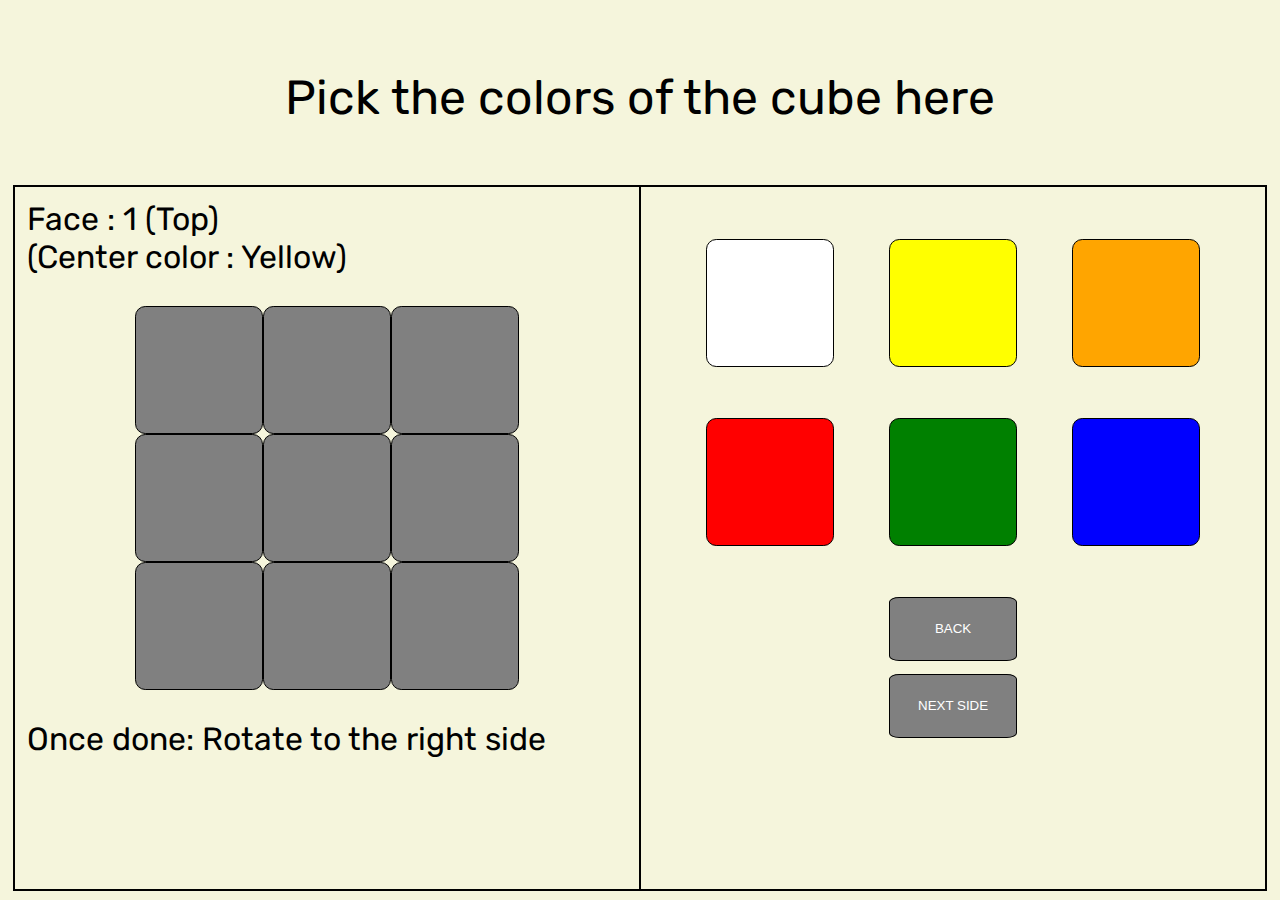
<file: index.html>
<!DOCTYPE html>
<html lang="en">
<head>
    <meta charset="UTF-8">
    <meta name="viewport" content="width=, initial-scale=1.0">
    <link rel="stylesheet" href="style.css">
    <link rel="preconnect" href="https://fonts.googleapis.com">
    <link rel="preconnect" href="https://fonts.gstatic.com" crossorigin>
    <link href="https://fonts.googleapis.com/css2?family=Barlow+Semi+Condensed:wght@500;600&family=Karla:wght@400;700&family=Roboto:ital,wght@0,400;1,300;1,400;1,700&family=Rubik:wght@400;500;700&display=swap" rel="stylesheet">
    <script src="input_colors.js"></script>
    <title>Document</title>
</head>
<body>
    <div class="container">
        <div class="info">
            <div class="statement"><p>Pick the colors of the cube here</p></div>
        </div>
        <div class="bottom">
            <div class="face">    
                <p class="face-no">Face : 1 (Top)</p>
                <p class="center-color">(Center color : Yellow)</p>
                <div class="cube-face">
                    <div class="row">
                        <div class="tile-1 color-tile"></div>
                        <div class="tile-2 color-tile"></div>
                        <div class="tile-3 color-tile"></div>
                    </div>
                    <div class="row">
                        <div class="tile-4 color-tile"></div>
                        <div class="tile-5 color-tile"></div>
                        <div class="tile-6 color-tile"></div>
                    </div>
                    <div class="row">
                        <div class="tile-7 color-tile"></div>
                        <div class="tile-8 color-tile"></div>
                        <div class="tile-9 color-tile"></div>
                    </div>
                    
                </div>
                <p class="instruction">Once done: Rotate to the right side</p>
           

            </div>
            <div class="color-picker">
                <div class="uppper-colors">
                    <button class="white color-button" onclick="white()"></button>
                    <button class="yellow color-button" onclick="yellow()"></button>
                    <button class="orange color-button" onclick="orange()"></button>
                </div>
                <div class="lower-colors">
                    <button class="red color-button" onclick="red()"></button>
                    <button class="green color-button" onclick="green()"></button>
                    <button class="blue color-button" onclick="blue()"></button>
                </div>
                <!-- <button class="clear color-button" onclick="clear()"> CLEAR</button> -->
                <button class="back color-button" onclick="back()"> BACK</button>
                <button class="next color-button" onclick="next()"> NEXT SIDE</button>
            </div>
        </div>
    </div>
</body>
</html>
</file>
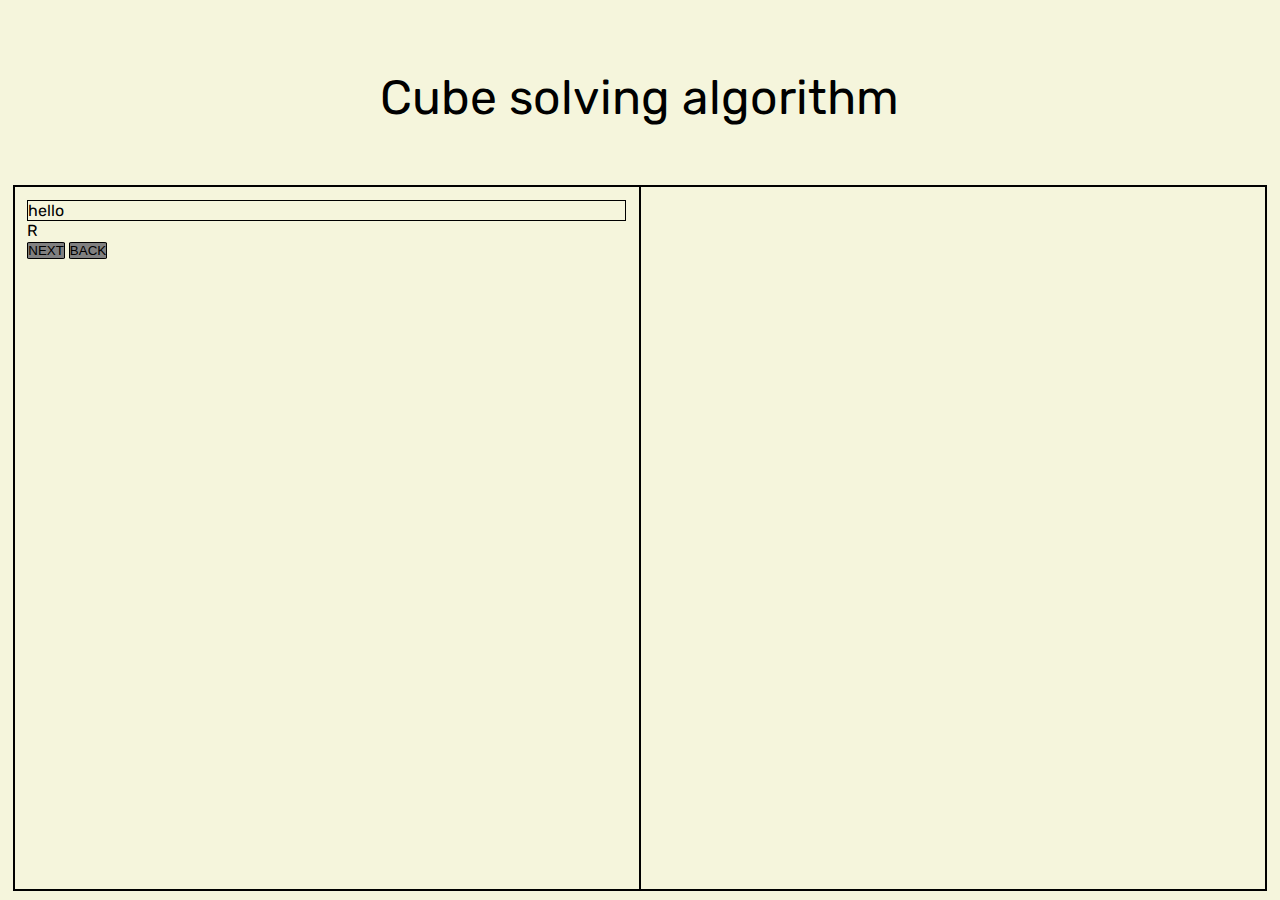
<file: solving_page.html>
<!DOCTYPE html>
<html lang="en">
<head>
    <meta charset="UTF-8">
    <meta name="viewport" content="width=device-width, initial-scale=1.0">
    <link rel="stylesheet" href="style2.css">
    <link rel="preconnect" href="https://fonts.googleapis.com">
    <link rel="preconnect" href="https://fonts.gstatic.com" crossorigin>
    <link href="https://fonts.googleapis.com/css2?family=Barlow+Semi+Condensed:wght@500;600&family=Karla:wght@400;700&family=Roboto:ital,wght@0,400;1,300;1,400;1,700&family=Rubik:wght@400;500;700&display=swap" rel="stylesheet">
    <script src="display.js" ></script>
    <script type="module" src="solving.js"></script>
    <!-- <script src="input_colors.js"></script> -->
    <title>Document</title>
</head>
<body>
    <div class="container">
        <div class="info">
            <div class="statement"><p>Cube solving algorithm</p></div>
        </div>
        <div class="bottom">
            <div class="turn">    
                <div class="image">hello</div>
                <div class="move">R</div>
                <button class="next" onclick="next()">NEXT</button>
                <button class="back" onclick="back()">BACK</button>
            </div>

            <div class="moves">
                
            </div>
            
        </div>
    </div>
</body>
</html>
</file>
<file: style.css>
*{
    box-sizing: border-box;
    margin: 0;
    padding: 0;
}

body{
    background-color:beige;
    font-family: 'Barlow Semi Condensed', sans-serif;
    font-family: 'Karla', sans-serif;
    font-family: 'Roboto', sans-serif;
    font-family: 'Rubik', sans-serif;
}

button{
    border: 1px solid black;
    border-radius: 8%;
    background-color: gray;
}

button:hover{
    cursor: pointer;
    transform: scale(1.05);
}


.container{
    background-color: beige;
    display: flex;
    flex-direction: column;
    width: 98vw;
    height: 98vh;
    margin: 1vh 1vw;
}

.info{
    flex-basis: 20%;
    align-items: center;
    display: flex;
    flex-direction: column;
    
}
.statement{
    flex-basis: 100%;
    /* border: 1px solid red; */
    display: flex;
    flex-direction: column;
    justify-content: center;
}
.statement p{
    /* border: 1px solid green; */
    font-size: 3rem;
}


.bottom{
    display: flex;
    border: 1px solid black;
    flex-basis: 80%;
}

.face{
    border: 1px solid black;
    flex-basis: 50%;
    display: flex;
    flex-direction: column;
    padding: 1%;
}

.face p{
    font-size: 2rem;

}

.cube-face{
    display: flex;
    flex-direction: column;
    justify-content: space-around;
    align-items: center;
    margin: 5%;
}

.row{
    display: flex;
    justify-content: center;
    gap: 0;
}

.color-tile{
    width: 10vw;
    height: 10vw;
    border: 1px solid black;
    border-radius: 8%;
    background-color: gray;
}

.color-picker{
    border: 1px solid black;
    flex-basis: 50%;

}

.color-picker{
    display: flex;
    flex-direction: column;
    align-items: center;
    padding: 2vw;
}

.color-button{
    width: 10vw;
    height: 10vw;
    margin: 2vw;
}

.white{
    background-color: white;
}
.yellow{
    background-color: yellow;
}
.orange{
    background-color: orange;
}
.red{
    background-color: red;
}
.green{
    background-color: green;
}
.blue{
    background-color: blue;
}
.back, .next{
    height: 5vw;
    margin-bottom: -1vw;
    color: white;
}
</file>
<file: style2.css>
*{
    box-sizing: border-box;
    margin: 0;
    padding: 0;
}

body{
    background-color:beige;
    font-family: 'Barlow Semi Condensed', sans-serif;
    font-family: 'Karla', sans-serif;
    font-family: 'Roboto', sans-serif;
    font-family: 'Rubik', sans-serif;
}

button{
    border: 1px solid black;
    border-radius: 8%;
    background-color: gray;
}

button:hover{
    cursor: pointer;
    transform: scale(1.05);
}


.container{
    background-color: beige;
    display: flex;
    flex-direction: column;
    width: 98vw;
    height: 98vh;
    margin: 1vh 1vw;
}

.info{
    flex-basis: 20%;
    align-items: center;
    display: flex;
    flex-direction: column;
    
}
.statement{
    flex-basis: 100%;
    /* border: 1px solid red; */
    display: flex;
    flex-direction: column;
    justify-content: center;
}
.statement p{
    /* border: 1px solid green; */
    font-size: 3rem;
}


.bottom{
    display: flex;
    border: 1px solid black;
    flex-basis: 80%;
}

.turn{
    border: 1px solid black;
    flex-basis: 50%;
    padding: 1%;
}

.image{
    border: 1px solid black;
}

.moves{
    border: 1px solid black;
    flex-basis: 50%;
    padding: 1%;
}

.cube{
    border: 1px solid black;
    /* display: flex; */
    position: relative;
}
</file>
